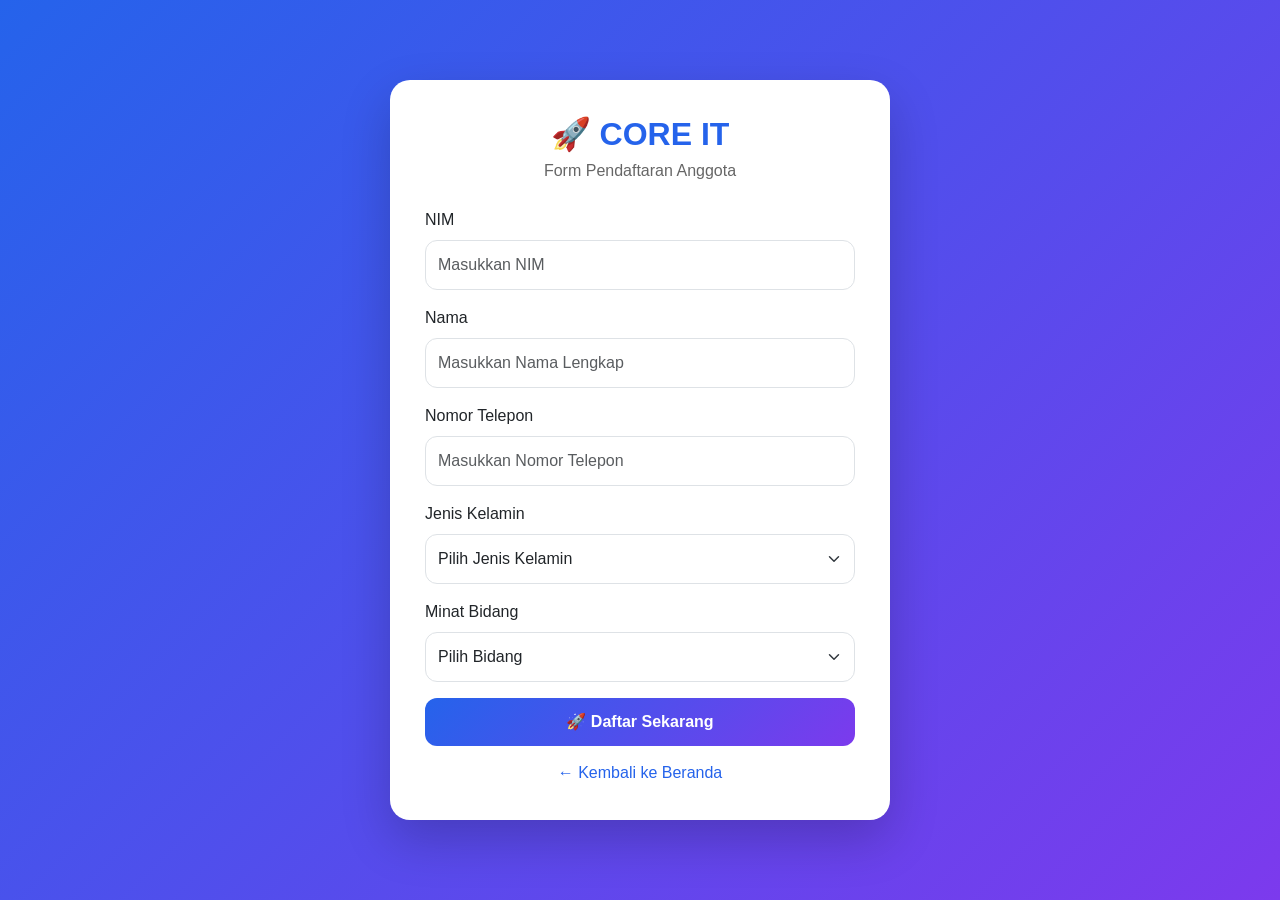
<file: assets/pendaftar.html>
<!DOCTYPE html>
<html lang="id">
<head>
<meta charset="UTF-8">
<meta name="viewport" content="width=device-width, initial-scale=1">

<title>Pendaftaran CORE IT</title>

<link href="https://cdn.jsdelivr.net/npm/bootstrap@5.3.3/dist/css/bootstrap.min.css" rel="stylesheet">

<style>

body{
    background: linear-gradient(135deg,#2563eb,#7c3aed);
    min-height:100vh;
    display:flex;
    justify-content:center;
    align-items:center;
    font-family: 'Segoe UI', sans-serif;
}

.login-box{
    width:100%;
    max-width:500px;
    background:#fff;
    padding:35px;
    border-radius:20px;
    box-shadow:0 20px 50px rgba(0,0,0,0.2);
}

.logo{
    text-align:center;
    margin-bottom:25px;
}

.logo h2{
    color:#2563eb;
    font-weight:bold;
    margin-bottom:5px;
}

.logo p{
    color:#666;
    margin:0;
}

.form-control,
.form-select{
    border-radius:12px;
    padding:12px;
}

.btn-daftar{
    width:100%;
    background:linear-gradient(135deg,#2563eb,#7c3aed);
    border:none;
    border-radius:12px;
    color:white;
    padding:12px;
    font-weight:bold;
    transition:.3s;
}

.btn-daftar:hover{
    transform:translateY(-2px);
    opacity:.95;
}

.kembali{
    text-align:center;
    margin-top:15px;
}

.kembali a{
    text-decoration:none;
    color:#2563eb;
    font-weight:500;
}

.kembali a:hover{
    text-decoration:underline;
}

</style>

</head>
<body>

<div class="login-box">

    <div class="logo">
        <h2>🚀 CORE IT</h2>
        <p>Form Pendaftaran Anggota</p>
    </div>

    <form action="simpan.php" method="POST">

        <div class="mb-3">
            <label class="form-label">NIM</label>
            <input type="text" name="nim" class="form-control" placeholder="Masukkan NIM" required>
        </div>

        <div class="mb-3">
            <label class="form-label">Nama</label>
            <input type="text" name="nama" class="form-control" placeholder="Masukkan Nama Lengkap" required>
        </div>

        <div class="mb-3">
            <label class="form-label">Nomor Telepon</label>
            <input type="text" name="no_telp" class="form-control" placeholder="Masukkan Nomor Telepon" required>
        </div>

        <div class="mb-3">
            <label class="form-label">Jenis Kelamin</label>

            <select name="jenis_kelamin" class="form-select" required>
                <option value="">Pilih Jenis Kelamin</option>
                <option value="Laki-laki">Laki-laki</option>
                <option value="Perempuan">Perempuan</option>
            </select>

        </div>

        <div class="mb-3">
            <label class="form-label">Minat Bidang</label>
            <select name="bidang" id="bidang-select" class="form-select" required>
                <option value="">Pilih Bidang</option>
                <option value="Web Development">Web Development</option>
                <option value="Mobile App Development">Mobile App Development</option>
                <option value="Data Science & AI">Data Science & AI</option>
                <option value="Cybersecurity">Cybersecurity</option>
                <option value="UI/UX Design">UI/UX Design</option>
            </select>
        </div>

        <button type="submit" class="btn-daftar">
            🚀 Daftar Sekarang
        </button>

        <div class="kembali">
            <a href="../index.html">← Kembali ke Beranda</a>
        </div>

    </form>

</div>

<script>
    // Ambil parameter bidang dari URL query string
    const urlParams = new URLSearchParams(window.location.search);
    const bidangParam = urlParams.get('bidang');
    if (bidangParam) {
        const bidangSelect = document.getElementById('bidang-select');
        if (bidangSelect) {
            bidangSelect.value = bidangParam;
        }
    }
</script>

</body>
</html>
</file>
